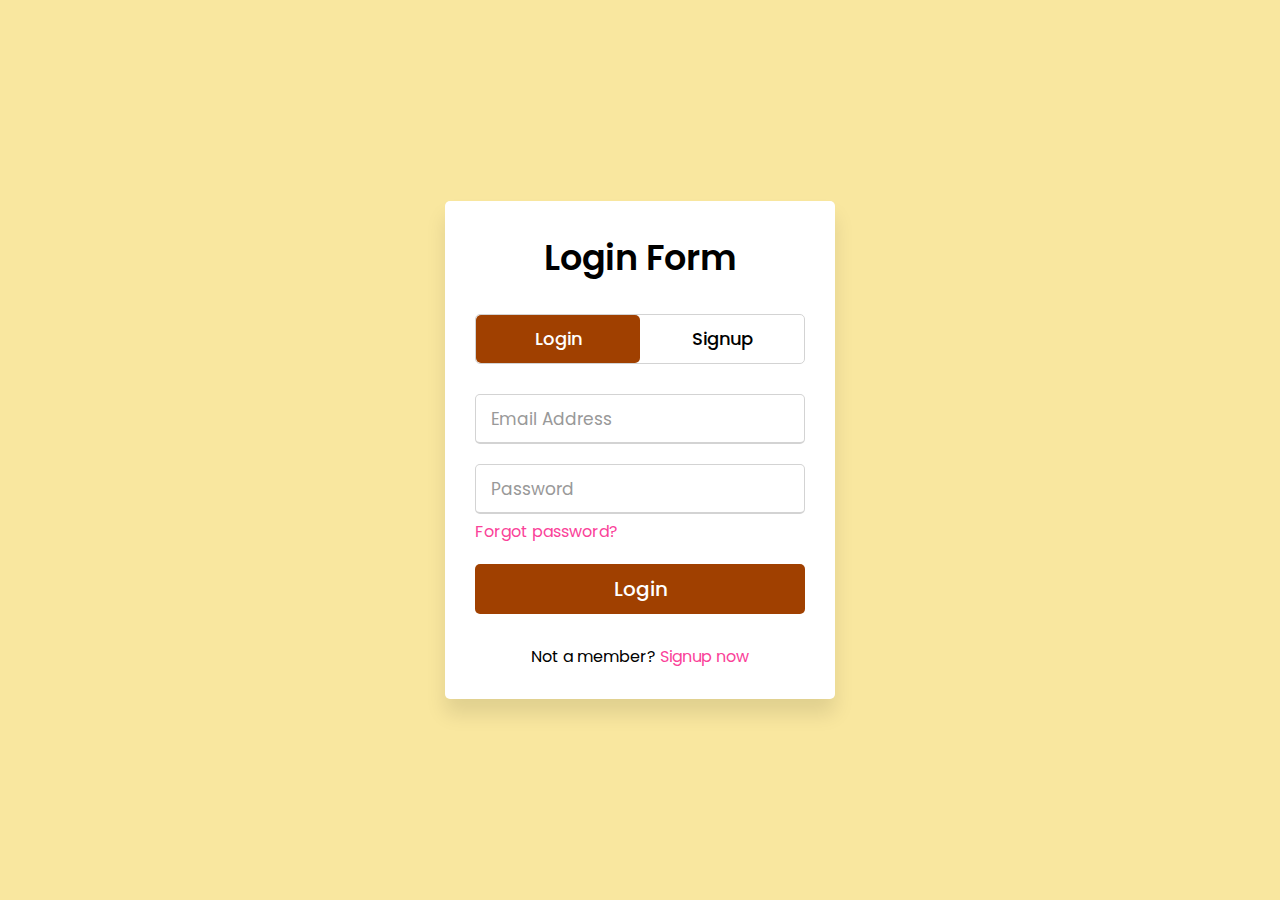
<file: MINI PROJECT-CRIME AWARENESS BUREAU/login.html>
<!DOCTYPE html>
<!-- Created By CodingNepal -->
<html lang="en" dir="ltr">
   <head>
      <meta charset="utf-8">
      <title>Login and Registration Form in HTML | CodingNepal</title>
      <link rel="stylesheet" href="styles2.css">
      <meta name="viewport" content="width=device-width, initial-scale=1.0">
   </head>
   <body>
      <div class="wrapper">
         <div class="title-text">
            <div class="title login">
               Login Form
            </div>
            <div class="title signup">
               Signup Form
            </div>
         </div>
         <div class="form-container">
            <div class="slide-controls">
               <input type="radio" name="slide" id="login" checked>
               <input type="radio" name="slide" id="signup">
               <label for="login" class="slide login">Login</label>
               <label for="signup" class="slide signup">Signup</label>
               <div class="slider-tab"></div>
            </div>
            <div class="form-inner">
               <form  class="login">
                  <div class="field">
                     <input type="text" placeholder="Email Address" required>
                  </div>
                  <div class="field">
                     <input type="password" placeholder="Password" required>
                  </div>
                  <div class="pass-link">
                     <a href="#">Forgot password?</a>
                  </div>
                  <div class="field btn">
                     <div class="btn-layer"></div>
                     <input type="submit" value="Login">
                  </div>
                  <div class="signup-link">
                     Not a member? <a href="">Signup now</a>
                  </div>
               </form>
               <form action="connect.php" class="signup" method="post">
                  <div class="field">
                     <input type="text" placeholder="Email Address" name="email" required>
                  </div>
                  <div class="field">
                     <input type="password" placeholder="Password" name="pwd" required>
                  </div>
                  <!-- <div class="field">
                     <input type="password" placeholder="Confirm password" required>
                  </div> -->
                  <div class="field btn">
                     <div class="btn-layer"></div>
                     <input type="submit" value="Signup">
                  </div>
               </form>
            </div>
         </div>
      </div>
      <script>
         const loginText = document.querySelector(".title-text .login");
         const loginForm = document.querySelector("form.login");
         const loginBtn = document.querySelector("label.login");
         const signupBtn = document.querySelector("label.signup");
         const signupLink = document.querySelector("form .signup-link a");
         signupBtn.onclick = (()=>{
           loginForm.style.marginLeft = "-50%";
           loginText.style.marginLeft = "-50%";
         });
         loginBtn.onclick = (()=>{
           loginForm.style.marginLeft = "0%";
           loginText.style.marginLeft = "0%";
         });
         signupLink.onclick = (()=>{
           signupBtn.click();
           return false;
         });
      </script>
   </body>
</html>
</file>
<file: MINI PROJECT-CRIME AWARENESS BUREAU/styles2.css>
@import url('https://fonts.googleapis.com/css?family=Poppins:400,500,600,700&display=swap');
*{
  margin: 0;
  padding: 0;
  box-sizing: border-box;
  font-family: 'Poppins', sans-serif;
}
html,body{
  display: grid;
  height: 100%;
  width: 100%;
  place-items: center;
  background: -webkit-linear-gradient(left, #F9E79F, #F9E79F);
}
::selection{
  background: #fa4299;
  color: #fff;
}
.wrapper{
  overflow: hidden;
  max-width: 390px;
  background: #fff;
  padding: 30px;
  border-radius: 5px;
  box-shadow: 0px 15px 20px rgba(0,0,0,0.1);
}
.wrapper .title-text{
  display: flex;
  width: 200%;
}
.wrapper .title{
  width: 50%;
  font-size: 35px;
  font-weight: 600;
  text-align: center;
  transition: all 0.6s cubic-bezier(0.68,-0.55,0.265,1.55);
}
.wrapper .slide-controls{
  position: relative;
  display: flex;
  height: 50px;
  width: 100%;
  overflow: hidden;
  margin: 30px 0 10px 0;
  justify-content: space-between;
  border: 1px solid lightgrey;
  border-radius: 5px;
}
.slide-controls .slide{
  height: 100%;
  width: 100%;
  color: #fff;
  font-size: 18px;
  font-weight: 500;
  text-align: center;
  line-height: 48px;
  cursor: pointer;
  z-index: 1;
  transition: all 0.6s ease;
}
.slide-controls label.signup{
  color: #000;
}
.slide-controls .slider-tab{
  position: absolute;
  height: 100%;
  width: 50%;
  left: 0;
  z-index: 0;
  border-radius: 5px;
  background: -webkit-linear-gradient(left, #A04000, #A04000);
  transition: all 0.6s cubic-bezier(0.68,-0.55,0.265,1.55);
}
input[type="radio"]{
  display: none;
}
#signup:checked ~ .slider-tab{
  left: 50%;
}
#signup:checked ~ label.signup{
  color: #fff;
  cursor: default;
  user-select: none;
}
#signup:checked ~ label.login{
  color: #000;
}
#login:checked ~ label.signup{
  color: #000;
}
#login:checked ~ label.login{
  cursor: default;
  user-select: none;
}
.wrapper .form-container{
  width: 100%;
  overflow: hidden;
}
.form-container .form-inner{
  display: flex;
  width: 200%;
}
.form-container .form-inner form{
  width: 50%;
  transition: all 0.6s cubic-bezier(0.68,-0.55,0.265,1.55);
}
.form-inner form .field{
  height: 50px;
  width: 100%;
  margin-top: 20px;
}
.form-inner form .field input{
  height: 100%;
  width: 100%;
  outline: none;
  padding-left: 15px;
  border-radius: 5px;
  border: 1px solid lightgrey;
  border-bottom-width: 2px;
  font-size: 17px;
  transition: all 0.3s ease;
}
.form-inner form .field input:focus{
  border-color: #fc83bb;
  /* box-shadow: inset 0 0 3px #fb6aae; */
}
.form-inner form .field input::placeholder{
  color: #999;
  transition: all 0.3s ease;
}
form .field input:focus::placeholder{
  color: #b3b3b3;
}
.form-inner form .pass-link{
  margin-top: 5px;
}
.form-inner form .signup-link{
  text-align: center;
  margin-top: 30px;
}
.form-inner form .pass-link a,
.form-inner form .signup-link a{
  color: #fa4299;
  text-decoration: none;
}
.form-inner form .pass-link a:hover,
.form-inner form .signup-link a:hover{
  text-decoration: underline;
}
form .btn{
  height: 50px;
  width: 100%;
  border-radius: 5px;
  position: relative;
  overflow: hidden;
}
form .btn .btn-layer{
  height: 100%;
  width: 300%;
  position: absolute;
  left: -100%;
  background: -webkit-linear-gradient(right, #A04000, #A04000, #A04000, #A04000);
  border-radius: 5px;
  transition: all 0.4s ease;;
}
form .btn:hover .btn-layer{
  left: 0;
}
form .btn input[type="submit"]{
  height: 100%;
  width: 100%;
  z-index: 1;
  position: relative;
  background: none;
  border: none;
  color: #fff;
  padding-left: 0;
  border-radius: 5px;
  font-size: 20px;
  font-weight: 500;
  cursor: pointer;
}
</file>
